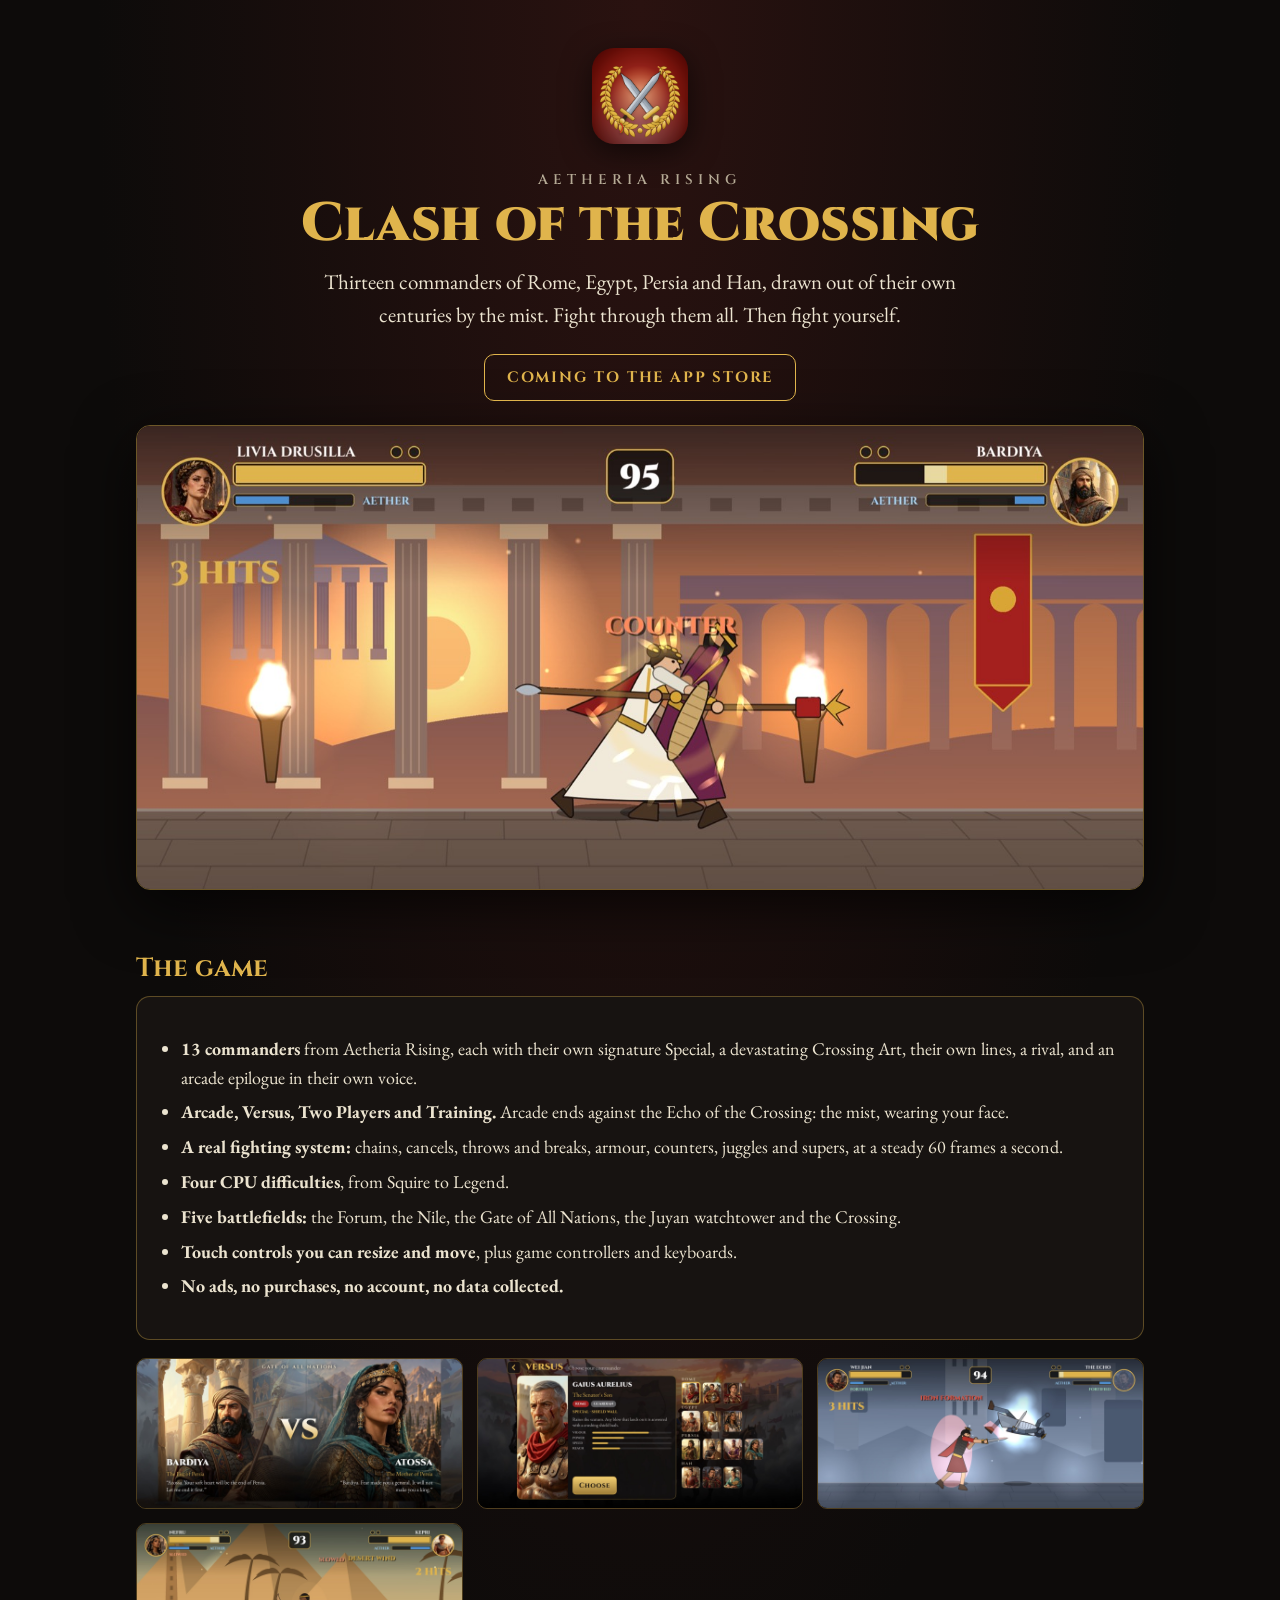
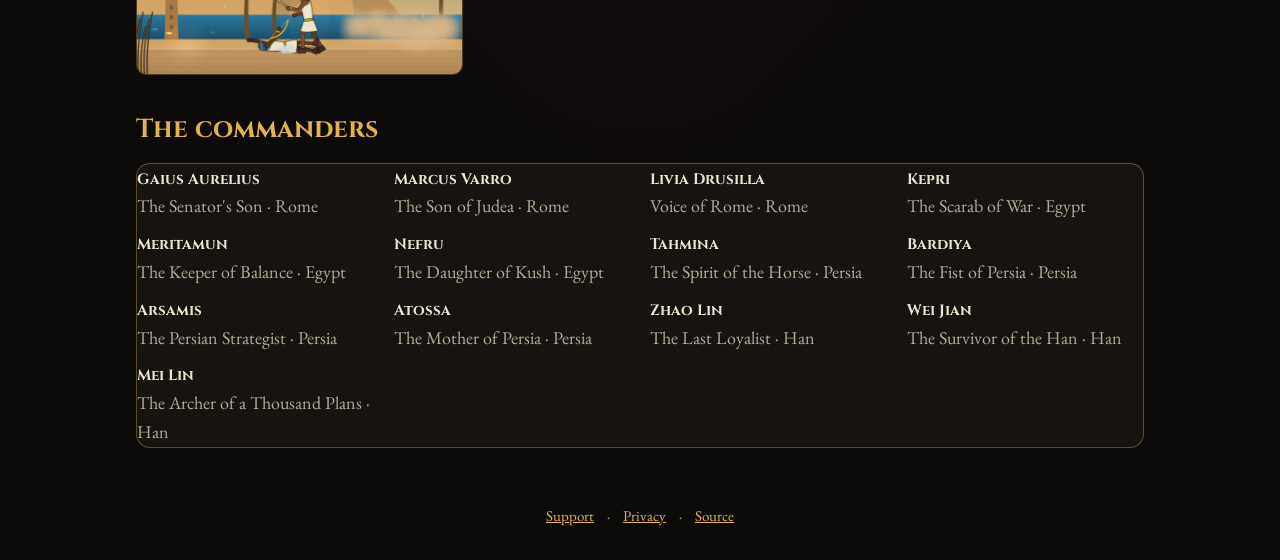
<file: site/index.html>
<!doctype html>
<html lang="en">
<head>
  <meta charset="utf-8">
  <meta name="viewport" content="width=device-width, initial-scale=1">
  <title>Aetheria Clash</title>
  <meta name="description" content="Aetheria Rising: Clash of the Crossing. A 2D fighting game for iPhone and iPad starring thirteen commanders of Rome, Egypt, Persia and Han.">
  <meta property="og:title" content="Aetheria Rising: Clash of the Crossing">
  <meta property="og:description" content="Thirteen commanders. Four empires. One mist.">
  <meta property="og:image" content="img/01-fight.jpg">
  <link rel="icon" href="img/icon.png">
  <link rel="preconnect" href="https://fonts.googleapis.com">
  <link rel="preconnect" href="https://fonts.gstatic.com" crossorigin>
  <link href="https://fonts.googleapis.com/css2?family=Cinzel:wght@600;900&family=EB+Garamond:ital@0;1&display=swap" rel="stylesheet">
  <link rel="stylesheet" href="style.css">
</head>
<body>
  <div class="wrap">
    <header>
      <img class="icon" src="img/icon.png" alt="">
      <p class="kicker">AETHERIA RISING</p>
      <h1>Clash of the Crossing</h1>
      <p class="tag">Thirteen commanders of Rome, Egypt, Persia and Han, drawn out of their own centuries by the mist. Fight through them all. Then fight yourself.</p>
      <span class="badge">COMING TO THE APP STORE</span>
      <div class="hero-shot"><img src="img/01-fight.jpg" alt="Livia Drusilla and Bardiya fighting in the Forum at dusk"></div>
    </header>

    <h2>The game</h2>
    <div class="panel">
      <ul class="features">
        <li><b>13 commanders</b> from Aetheria Rising, each with their own signature Special, a devastating Crossing Art, their own lines, a rival, and an arcade epilogue in their own voice.</li>
        <li><b>Arcade, Versus, Two Players and Training.</b> Arcade ends against the Echo of the Crossing: the mist, wearing your face.</li>
        <li><b>A real fighting system:</b> chains, cancels, throws and breaks, armour, counters, juggles and supers, at a steady 60 frames a second.</li>
        <li><b>Four CPU difficulties</b>, from Squire to Legend.</li>
        <li><b>Five battlefields:</b> the Forum, the Nile, the Gate of All Nations, the Juyan watchtower and the Crossing.</li>
        <li><b>Touch controls you can resize and move</b>, plus game controllers and keyboards.</li>
        <li><b>No ads, no purchases, no account, no data collected.</b></li>
      </ul>
    </div>

    <div class="grid">
      <img src="img/03-versus.jpg" alt="Bardiya faces Atossa before a fight" loading="lazy">
      <img src="img/02-select.jpg" alt="Choosing a commander" loading="lazy">
      <img src="img/06-echo.jpg" alt="Wei Jian against the Echo of the Crossing" loading="lazy">
      <img src="img/04-fight-nile.jpg" alt="Nefru and Kepri on the banks of the Nile" loading="lazy">
    </div>

    <h2>The commanders</h2>
    <ul class="roster panel">
      <li><b>Gaius Aurelius</b><br><span>The Senator's Son · Rome</span></li>
      <li><b>Marcus Varro</b><br><span>The Son of Judea · Rome</span></li>
      <li><b>Livia Drusilla</b><br><span>Voice of Rome · Rome</span></li>
      <li><b>Kepri</b><br><span>The Scarab of War · Egypt</span></li>
      <li><b>Meritamun</b><br><span>The Keeper of Balance · Egypt</span></li>
      <li><b>Nefru</b><br><span>The Daughter of Kush · Egypt</span></li>
      <li><b>Tahmina</b><br><span>The Spirit of the Horse · Persia</span></li>
      <li><b>Bardiya</b><br><span>The Fist of Persia · Persia</span></li>
      <li><b>Arsamis</b><br><span>The Persian Strategist · Persia</span></li>
      <li><b>Atossa</b><br><span>The Mother of Persia · Persia</span></li>
      <li><b>Zhao Lin</b><br><span>The Last Loyalist · Han</span></li>
      <li><b>Wei Jian</b><br><span>The Survivor of the Han · Han</span></li>
      <li><b>Mei Lin</b><br><span>The Archer of a Thousand Plans · Han</span></li>
    </ul>

    <footer>
      <a href="support.html">Support</a> · <a href="privacy.html">Privacy</a> · <a href="https://github.com/ThinkHale/AetherianWars">Source</a>
    </footer>
  </div>
</body>
</html>
</file>
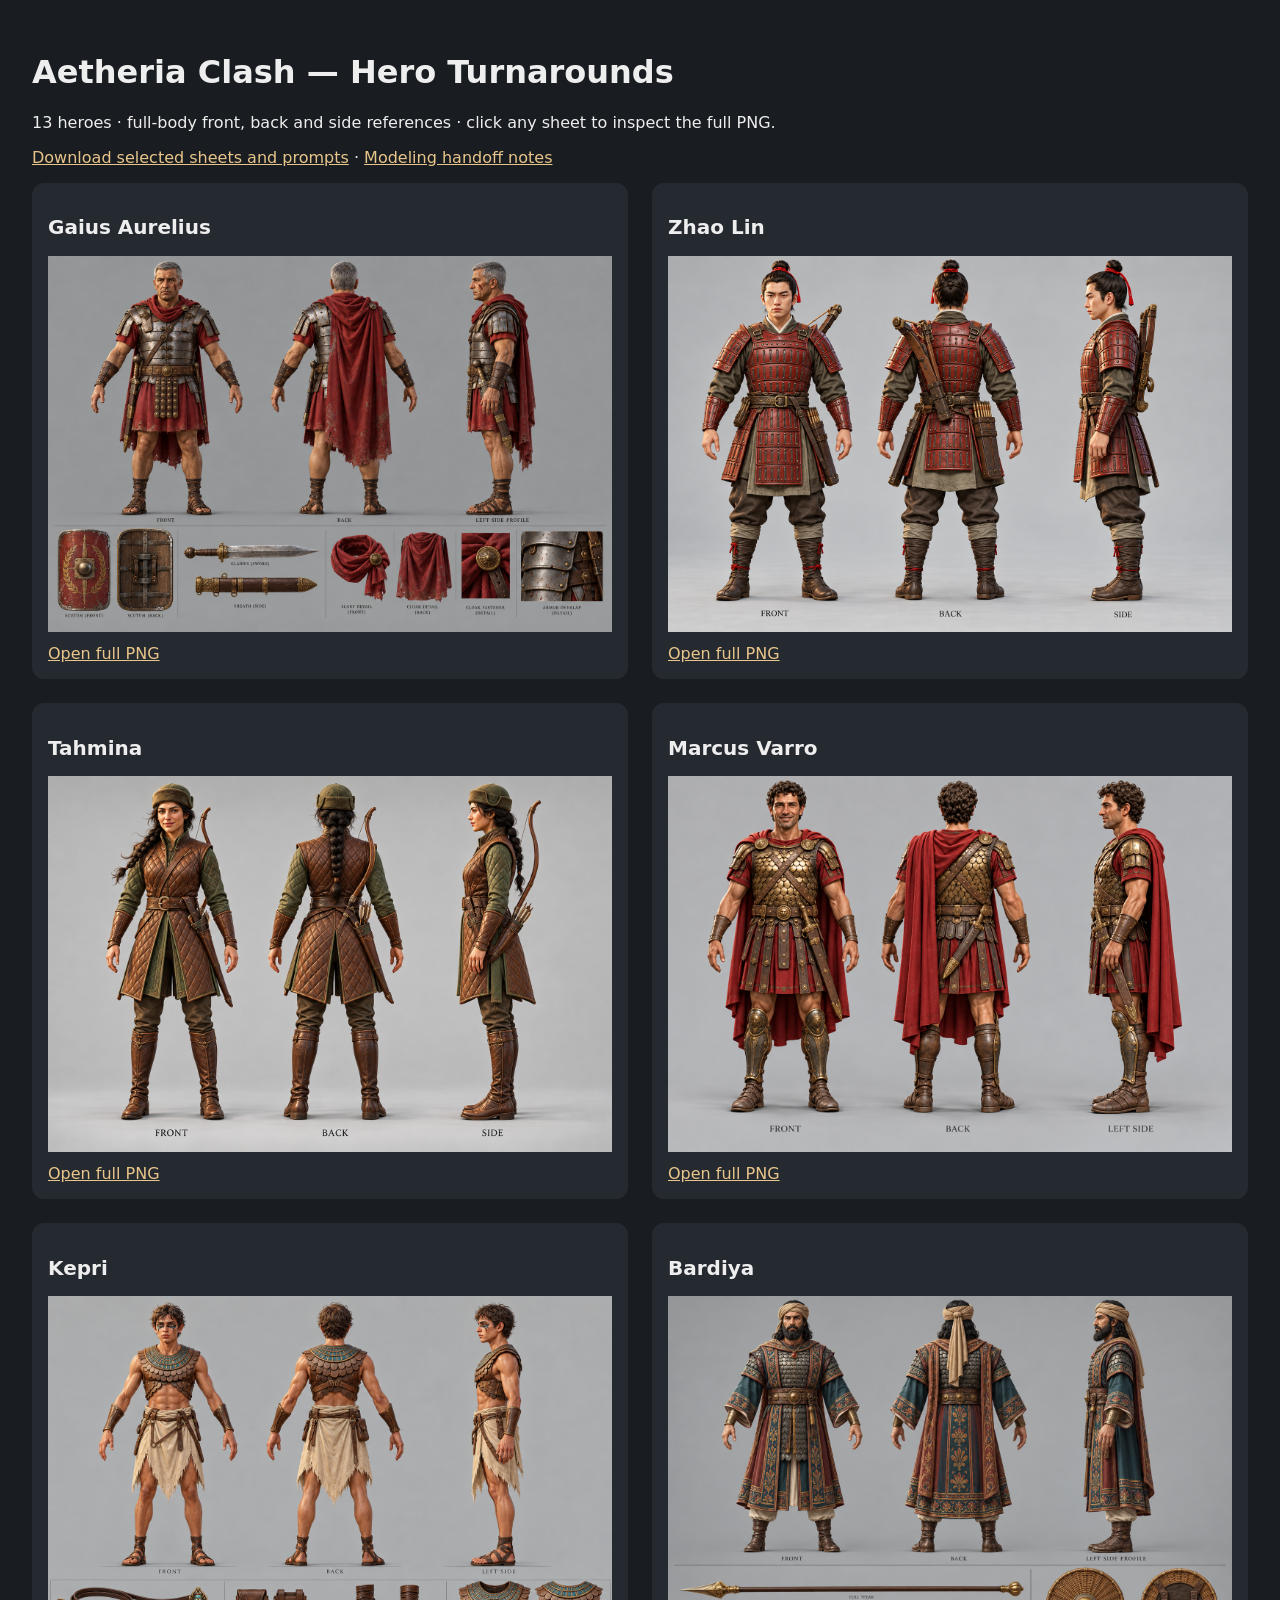
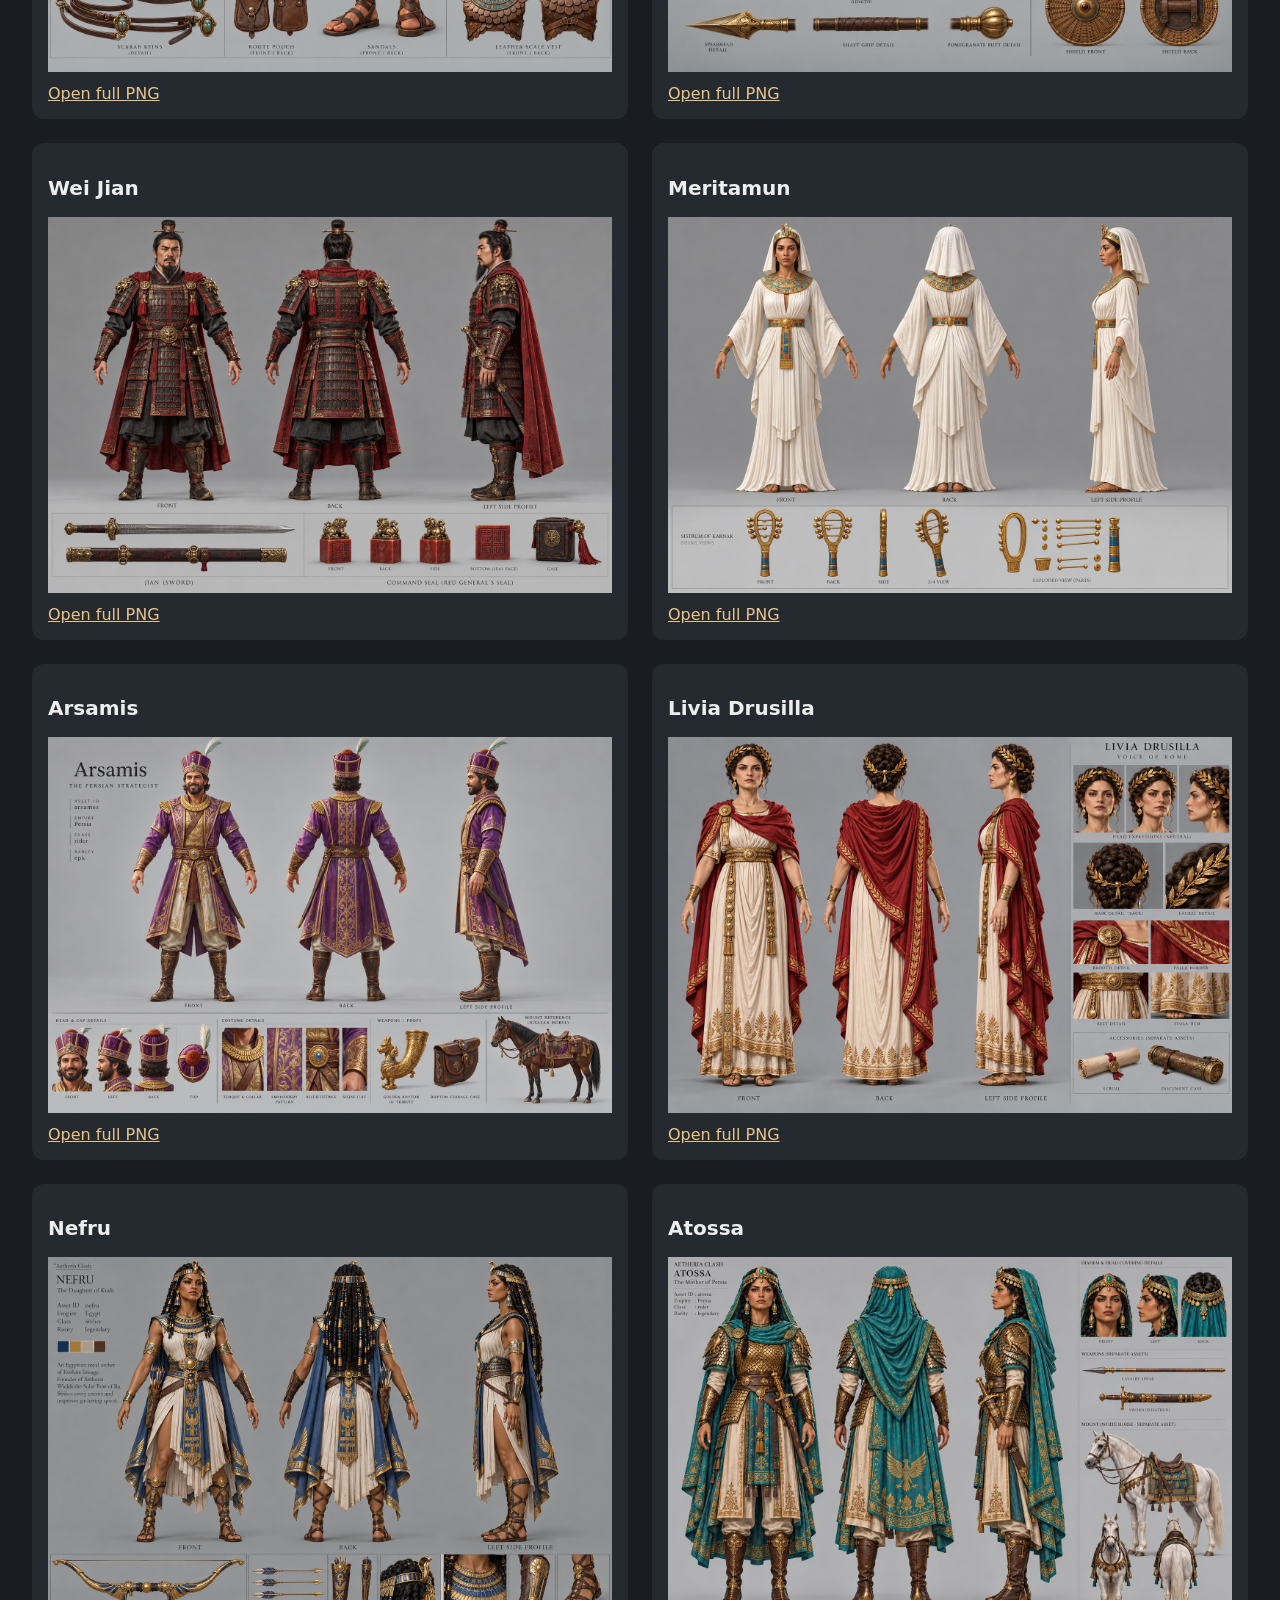
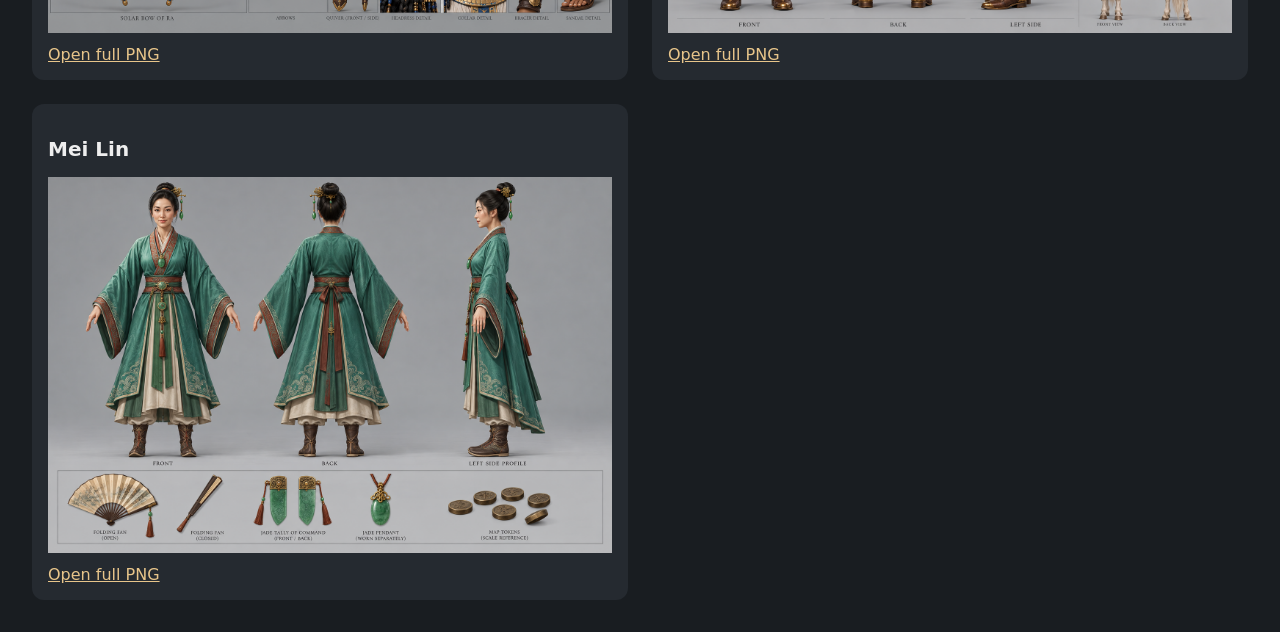
<file: docs/art/hero-modeling/turnarounds/index.html>
<!doctype html><html lang="en"><meta charset="utf-8"><meta name="viewport" content="width=device-width,initial-scale=1"><title>Aetheria Clash Hero Turnarounds</title><style>body{margin:0;padding:32px;background:#191d21;color:#eee;font:16px system-ui}main{max-width:1500px;margin:auto}h1{font-size:32px}a{color:#e8c58a}section{display:grid;grid-template-columns:repeat(auto-fit,minmax(420px,1fr));gap:24px}article{padding:16px;background:#252a30;border-radius:12px}h2{font-size:20px}img{width:100%;display:block;margin-bottom:12px}@media(max-width:500px){section{grid-template-columns:1fr}body{padding:16px}}</style><main><h1>Aetheria Clash — Hero Turnarounds</h1><p>13 heroes · full-body front, back and side references · click any sheet to inspect the full PNG.</p><p><a href="Aetheria_Clash_Hero_Turnarounds.zip">Download selected sheets and prompts</a> · <a href="README.md">Modeling handoff notes</a></p><section><article><h2>Gaius Aurelius</h2><a href="gaius-turnaround.png"><img loading="lazy" src="gaius-turnaround.png" alt="Gaius Aurelius front, back and side modeling references"></a><a href="gaius-turnaround.png">Open full PNG</a></article><article><h2>Zhao Lin</h2><a href="zhao_lin-turnaround-v2.png"><img loading="lazy" src="zhao_lin-turnaround-v2.png" alt="Zhao Lin front, back and side modeling references"></a><a href="zhao_lin-turnaround-v2.png">Open full PNG</a></article><article><h2>Tahmina</h2><a href="tahmina-turnaround-v2.png"><img loading="lazy" src="tahmina-turnaround-v2.png" alt="Tahmina front, back and side modeling references"></a><a href="tahmina-turnaround-v2.png">Open full PNG</a></article><article><h2>Marcus Varro</h2><a href="marcus_varro-turnaround-v2.png"><img loading="lazy" src="marcus_varro-turnaround-v2.png" alt="Marcus Varro front, back and side modeling references"></a><a href="marcus_varro-turnaround-v2.png">Open full PNG</a></article><article><h2>Kepri</h2><a href="khepri-turnaround.png"><img loading="lazy" src="khepri-turnaround.png" alt="Kepri front, back and side modeling references"></a><a href="khepri-turnaround.png">Open full PNG</a></article><article><h2>Bardiya</h2><a href="bardiya-turnaround.png"><img loading="lazy" src="bardiya-turnaround.png" alt="Bardiya front, back and side modeling references"></a><a href="bardiya-turnaround.png">Open full PNG</a></article><article><h2>Wei Jian</h2><a href="wei_jian-turnaround.png"><img loading="lazy" src="wei_jian-turnaround.png" alt="Wei Jian front, back and side modeling references"></a><a href="wei_jian-turnaround.png">Open full PNG</a></article><article><h2>Meritamun</h2><a href="meritamun-turnaround.png"><img loading="lazy" src="meritamun-turnaround.png" alt="Meritamun front, back and side modeling references"></a><a href="meritamun-turnaround.png">Open full PNG</a></article><article><h2>Arsamis</h2><a href="arsames-turnaround.png"><img loading="lazy" src="arsames-turnaround.png" alt="Arsamis front, back and side modeling references"></a><a href="arsames-turnaround.png">Open full PNG</a></article><article><h2>Livia Drusilla</h2><a href="livia-turnaround-v2.png"><img loading="lazy" src="livia-turnaround-v2.png" alt="Livia Drusilla front, back and side modeling references"></a><a href="livia-turnaround-v2.png">Open full PNG</a></article><article><h2>Nefru</h2><a href="nefru-turnaround.png"><img loading="lazy" src="nefru-turnaround.png" alt="Nefru front, back and side modeling references"></a><a href="nefru-turnaround.png">Open full PNG</a></article><article><h2>Atossa</h2><a href="atossa-turnaround-v2.png"><img loading="lazy" src="atossa-turnaround-v2.png" alt="Atossa front, back and side modeling references"></a><a href="atossa-turnaround-v2.png">Open full PNG</a></article><article><h2>Mei Lin</h2><a href="mei_lin-turnaround.png"><img loading="lazy" src="mei_lin-turnaround.png" alt="Mei Lin front, back and side modeling references"></a><a href="mei_lin-turnaround.png">Open full PNG</a></article></section></main></html>
</file>
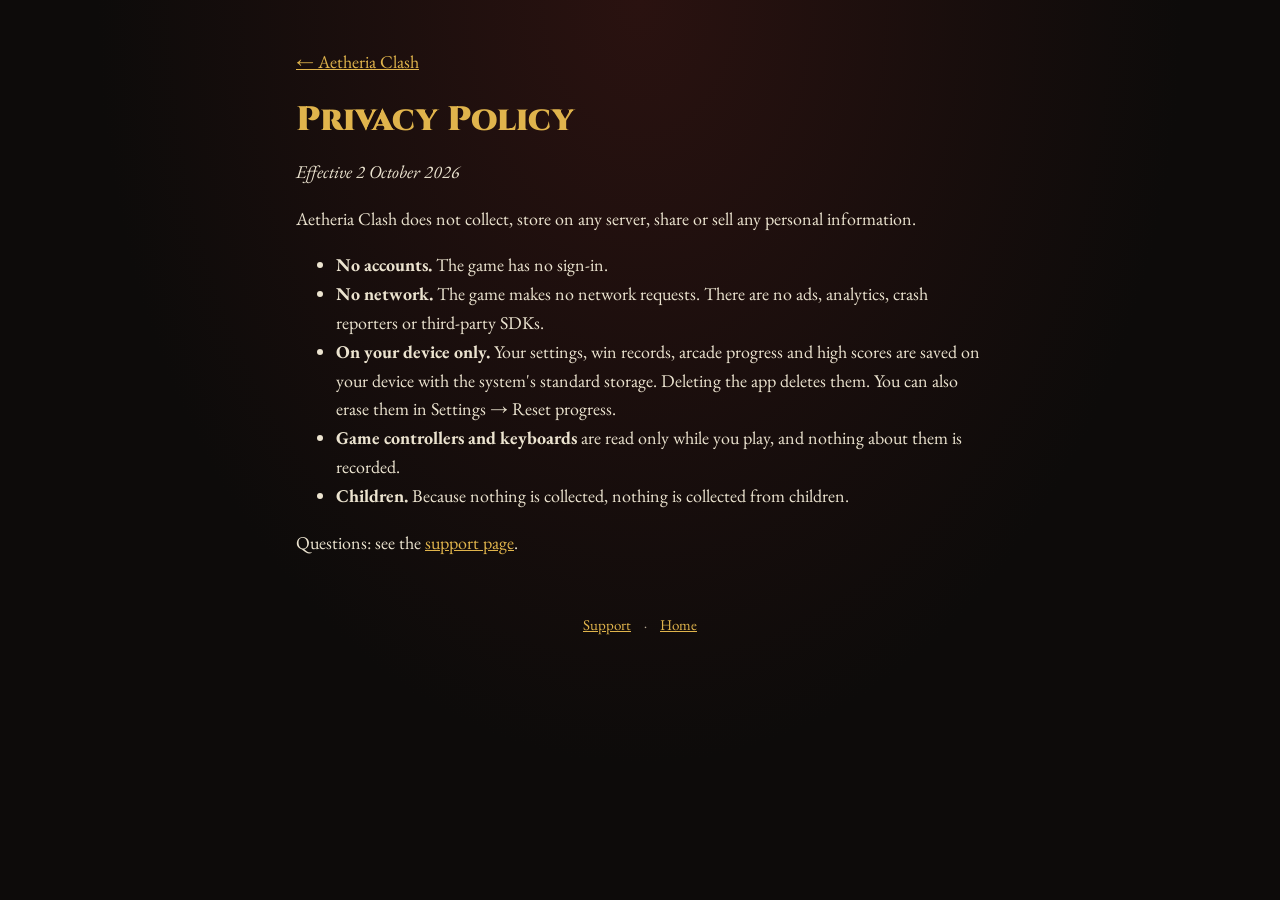
<file: site/privacy.html>
<!doctype html>
<html lang="en">
<head>
  <meta charset="utf-8">
  <meta name="viewport" content="width=device-width, initial-scale=1">
  <title>Aetheria Clash Privacy</title>
  <link rel="icon" href="img/icon.png">
  <link href="https://fonts.googleapis.com/css2?family=Cinzel:wght@600;900&family=EB+Garamond:ital@0;1&display=swap" rel="stylesheet">
  <link rel="stylesheet" href="style.css">
</head>
<body>
  <div class="wrap doc">
    <header style="text-align:left"><a href="index.html">← Aetheria Clash</a></header>
    <h1>Privacy Policy</h1>
    <p><em>Effective 2 October 2026</em></p>
    <p>Aetheria Clash does not collect, store on any server, share or sell any personal information.</p>
    <ul>
      <li><b>No accounts.</b> The game has no sign-in.</li>
      <li><b>No network.</b> The game makes no network requests. There are no ads, analytics, crash reporters or third-party SDKs.</li>
      <li><b>On your device only.</b> Your settings, win records, arcade progress and high scores are saved on your device with the system's standard storage. Deleting the app deletes them. You can also erase them in Settings → Reset progress.</li>
      <li><b>Game controllers and keyboards</b> are read only while you play, and nothing about them is recorded.</li>
      <li><b>Children.</b> Because nothing is collected, nothing is collected from children.</li>
    </ul>
    <p>Questions: see the <a href="support.html">support page</a>.</p>
    <footer><a href="support.html">Support</a> · <a href="index.html">Home</a></footer>
  </div>
</body>
</html>
</file>
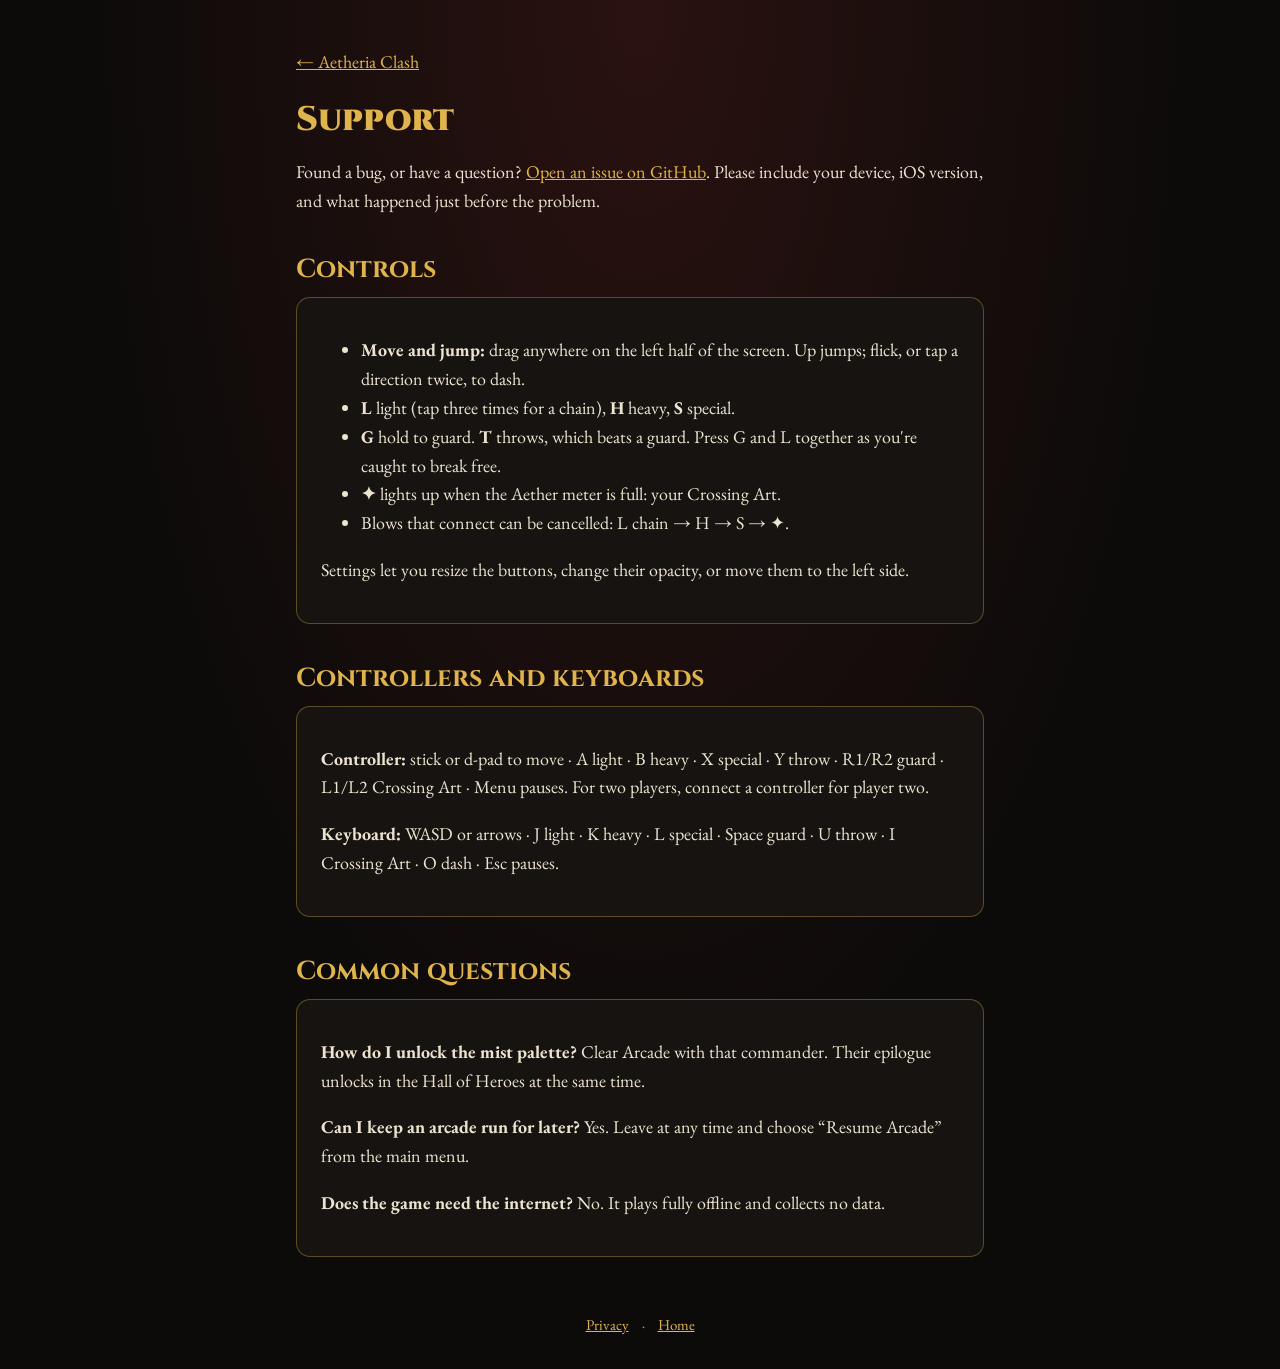
<file: site/support.html>
<!doctype html>
<html lang="en">
<head>
  <meta charset="utf-8">
  <meta name="viewport" content="width=device-width, initial-scale=1">
  <title>Aetheria Clash Support</title>
  <link rel="icon" href="img/icon.png">
  <link href="https://fonts.googleapis.com/css2?family=Cinzel:wght@600;900&family=EB+Garamond:ital@0;1&display=swap" rel="stylesheet">
  <link rel="stylesheet" href="style.css">
</head>
<body>
  <div class="wrap doc">
    <header style="text-align:left"><a href="index.html">← Aetheria Clash</a></header>
    <h1>Support</h1>
    <p>Found a bug, or have a question? <a href="https://github.com/ThinkHale/AetherianWars/issues/new">Open an issue on GitHub</a>. Please include your device, iOS version, and what happened just before the problem.</p>

    <h2>Controls</h2>
    <div class="panel">
      <ul>
        <li><b>Move and jump:</b> drag anywhere on the left half of the screen. Up jumps; flick, or tap a direction twice, to dash.</li>
        <li><b>L</b> light (tap three times for a chain), <b>H</b> heavy, <b>S</b> special.</li>
        <li><b>G</b> hold to guard. <b>T</b> throws, which beats a guard. Press G and L together as you're caught to break free.</li>
        <li><b>✦</b> lights up when the Aether meter is full: your Crossing Art.</li>
        <li>Blows that connect can be cancelled: L chain → H → S → ✦.</li>
      </ul>
      <p>Settings let you resize the buttons, change their opacity, or move them to the left side.</p>
    </div>

    <h2>Controllers and keyboards</h2>
    <div class="panel">
      <p><b>Controller:</b> stick or d-pad to move · A light · B heavy · X special · Y throw · R1/R2 guard · L1/L2 Crossing Art · Menu pauses. For two players, connect a controller for player two.</p>
      <p><b>Keyboard:</b> WASD or arrows · J light · K heavy · L special · Space guard · U throw · I Crossing Art · O dash · Esc pauses.</p>
    </div>

    <h2>Common questions</h2>
    <div class="panel">
      <p><b>How do I unlock the mist palette?</b> Clear Arcade with that commander. Their epilogue unlocks in the Hall of Heroes at the same time.</p>
      <p><b>Can I keep an arcade run for later?</b> Yes. Leave at any time and choose “Resume Arcade” from the main menu.</p>
      <p><b>Does the game need the internet?</b> No. It plays fully offline and collects no data.</p>
    </div>
    <footer><a href="privacy.html">Privacy</a> · <a href="index.html">Home</a></footer>
  </div>
</body>
</html>
</file>
<file: site/style.css>
:root {
  --bg: #0d0b0a;
  --panel: #171311;
  --ink: #ece4d0;
  --muted: #b5aa95;
  --gold: #e0b44c;
  --gold-deep: #9e7c38;
  --crimson: #9e1f1f;
}
* { box-sizing: border-box; }
html { background: var(--bg); }
body {
  margin: 0;
  background: radial-gradient(ellipse at top, #2a1210 0%, var(--bg) 60%);
  color: var(--ink);
  font: 18px/1.6 "EB Garamond", Georgia, serif;
  min-height: 100vh;
}
a { color: var(--gold); }
.wrap { max-width: 1040px; margin: 0 auto; padding: 0 16px; }
header { padding: 48px 0 24px; text-align: center; }
header img.icon { width: 96px; height: 96px; border-radius: 22px; box-shadow: 0 8px 30px rgba(0,0,0,.6); }
.kicker { font: 600 14px/1 Cinzel, serif; letter-spacing: .35em; color: var(--muted); margin: 20px 0 6px; }
h1, h2, h3 { font-family: Cinzel, serif; color: var(--gold); line-height: 1.15; }
h1 { font-size: clamp(30px, 6vw, 54px); margin: 0 0 10px; font-weight: 900; }
h2 { font-size: 26px; margin: 40px 0 12px; }
.tag { font-size: 21px; color: var(--ink); max-width: 640px; margin: 0 auto; }
.badge { display: inline-block; margin-top: 22px; padding: 12px 22px; border: 1px solid var(--gold); border-radius: 10px; font: 700 15px Cinzel, serif; letter-spacing: .12em; color: var(--gold); text-decoration: none; }
.hero-shot { margin: 24px auto 0; border-radius: 14px; overflow: hidden; border: 1px solid rgba(224,180,76,.45); box-shadow: 0 16px 60px rgba(0,0,0,.7); }
.hero-shot img, .grid img { display: block; width: 100%; height: auto; }
.grid { display: grid; grid-template-columns: repeat(auto-fit, minmax(300px, 1fr)); gap: 14px; margin-top: 18px; }
.grid img { border-radius: 10px; border: 1px solid rgba(224,180,76,.3); }
.panel { background: var(--panel); border: 1px solid rgba(224,180,76,.35); border-radius: 14px; padding: 20px 24px; }
ul.features { padding-left: 20px; }
ul.features li { margin: 6px 0; }
.roster { display: grid; grid-template-columns: repeat(auto-fit, minmax(220px, 1fr)); gap: 8px 20px; padding: 0; list-style: none; }
.roster b { font-family: Cinzel, serif; color: var(--ink); font-size: 15px; }
.roster span { color: var(--muted); }
footer { margin: 56px 0 32px; text-align: center; color: var(--muted); font-size: 15px; }
footer a { margin: 0 10px; }
.doc { max-width: 720px; }
.doc h1 { font-size: 34px; }
@media (max-width: 600px) { body { font-size: 17px; } header { padding-top: 32px; } }
</file>
